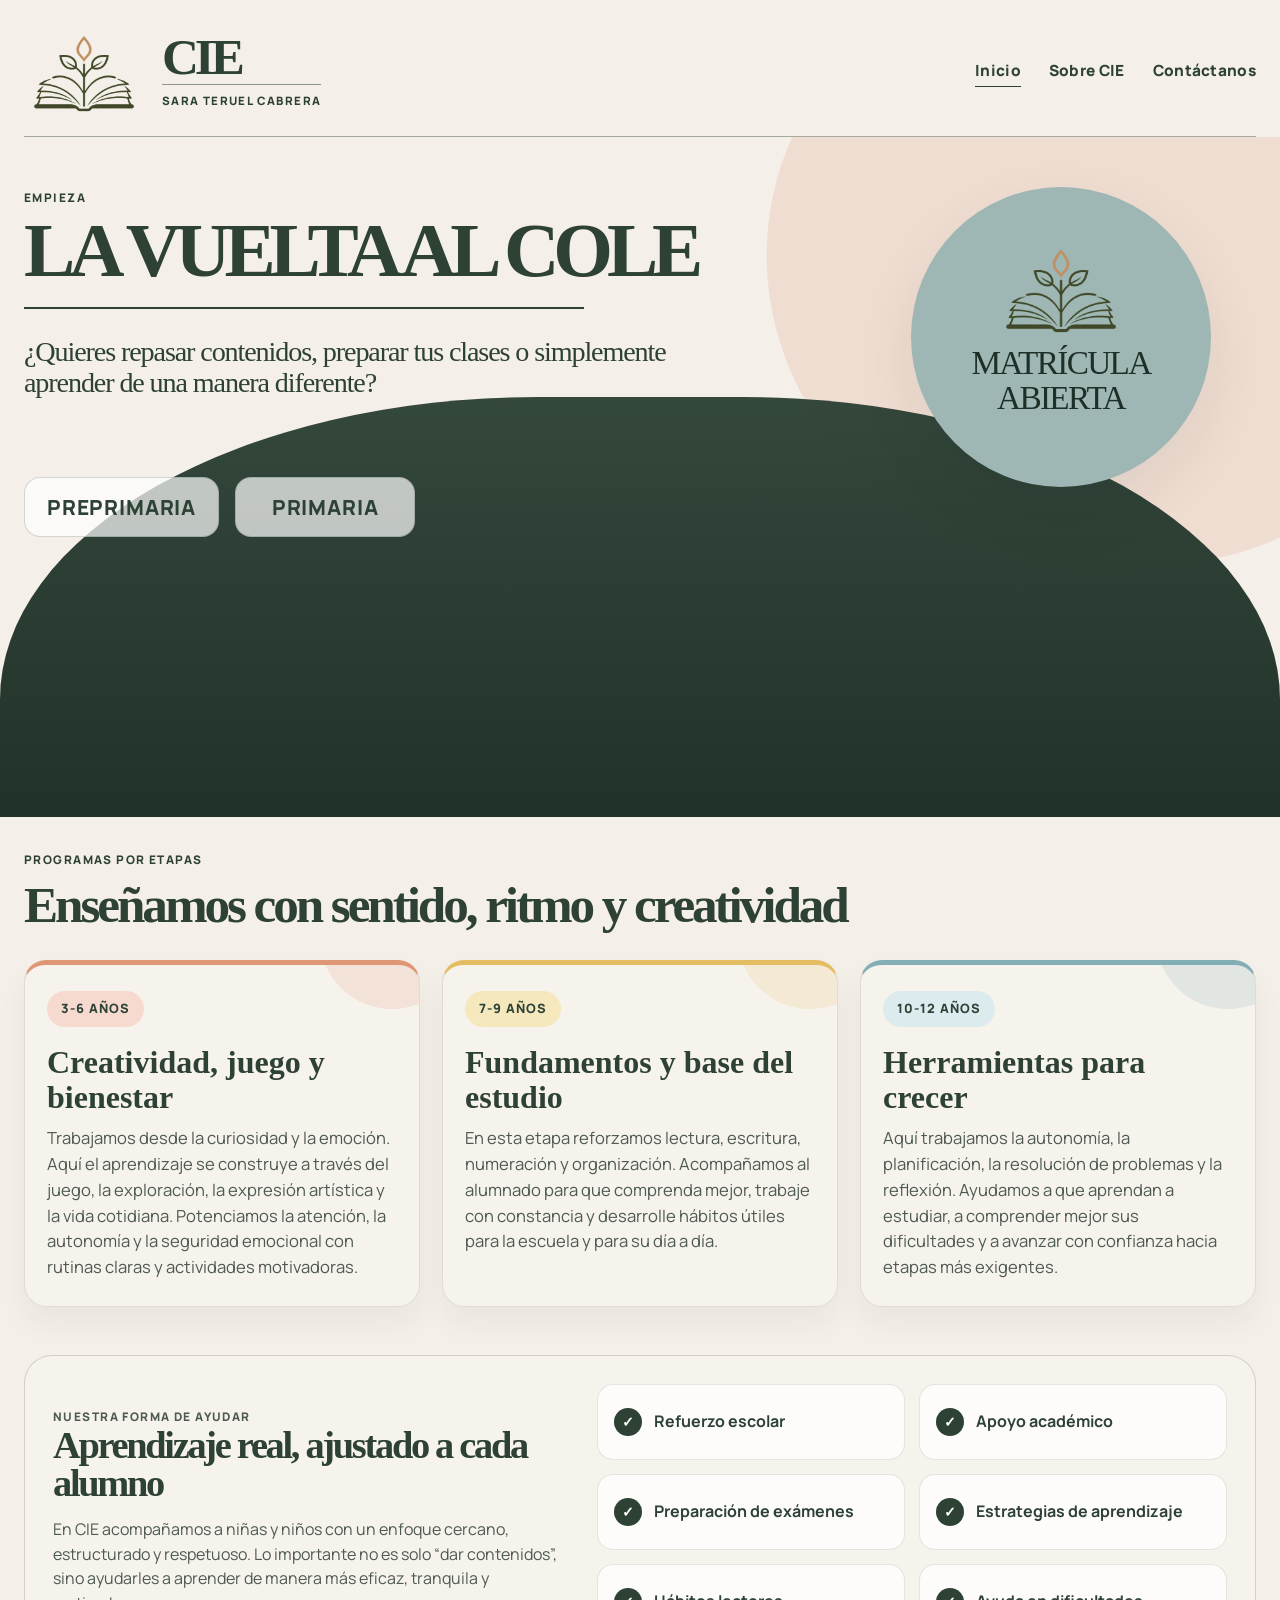
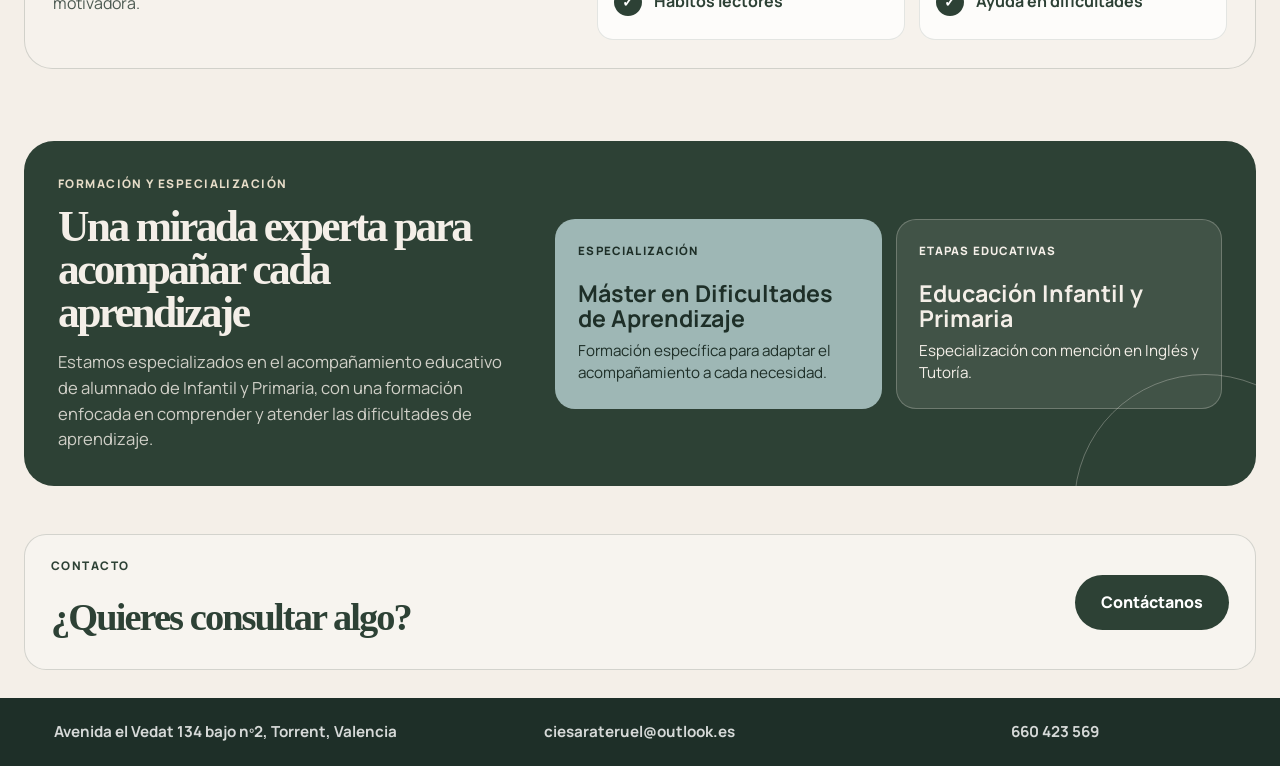
<file: index.html>
<!DOCTYPE html>
<html lang="es">
  <head>
    <meta charset="UTF-8" />
    <meta name="viewport" content="width=device-width, initial-scale=1.0" />
    <title>CIE Sara Teruel Cabrera | Inicio</title>
    <meta
      name="description"
      content="CIE Sara Teruel Cabrera. Centro de intervención educativa para niños de 3 a 12 años con apoyo personalizado y aprendizaje significativo."
    />
    <link rel="preconnect" href="https://fonts.googleapis.com" />
    <link rel="preconnect" href="https://fonts.gstatic.com" crossorigin />
    <link href="https://fonts.googleapis.com/css2?family=Manrope:wght@400;500;600;700;800&display=swap" rel="stylesheet" />
    <link rel="stylesheet" href="styles.css" />
  </head>
  <body>
    <div class="page-shell">
      <header class="site-header">
        <div class="container nav-wrap">
          <a href="index.html" class="brand" aria-label="Ir a Inicio: CIE Sara Teruel Cabrera">
            <div class="brand-mark" aria-hidden="true">
              <img class="brand-logo" src="Elementos/Imágenes/Logo Libro CIE.png" alt="" />
            </div>
            <div class="brand-copy">
              <span class="brand-name">CIE</span>
              <span class="brand-owner">Sara Teruel Cabrera</span>
            </div>
          </a>

          <nav class="main-nav" aria-label="Navegación principal">
            <a href="index.html" class="active">Inicio</a>
            <a href="sobre-cie.html">Sobre CIE</a>
            <a href="contacto.html">Contáctanos</a>
          </nav>
        </div>
      </header>

      <main>
        <section class="hero">
          <div class="container hero-layout">
            <div class="hero-content">
              <p class="eyebrow">Empieza</p>
              <h1>La vuelta al cole</h1>
              <div class="headline-line"></div>
              <p class="hero-text">
                ¿Quieres repasar contenidos, preparar tus clases o simplemente aprender de una
                manera diferente?
              </p>
              <div class="chip-row hero-chips">
                <span class="chip">Preprimaria</span>
                <span class="chip">Primaria</span>
              </div>
            </div>

            <div class="hero-badge">
              <a href="contacto.html" aria-label="Ir a contáctanos" style="display: inline-block; text-decoration: none;">
                <div class="badge-circle" style="cursor: pointer;">
                  <img class="badge-logo" src="Elementos/Imágenes/Logo Libro CIE.png" alt="" aria-hidden="true" />
                  <span>Matrícula<br />abierta</span>
                </div>
              </a>
            </div>
          </div>
          <div class="hero-wave"></div>
        </section>

        <section class="programs">
          <div class="container">
            <div class="section-heading">
              <p class="eyebrow eyebrow-dark">Programas por etapas</p>
              <h2>Enseñamos con sentido, ritmo y creatividad</h2>
            </div>

            <div class="age-grid">
              <article class="age-card creative">
                <span class="age-label">3-6 años</span>
                <h3>Creatividad, juego y bienestar</h3>
                <p>
                  Trabajamos desde la curiosidad y la emoción. Aquí el aprendizaje se construye
                  a través del juego, la exploración, la expresión artística y la vida cotidiana.
                  Potenciamos la atención, la autonomía y la seguridad emocional con rutinas claras
                  y actividades motivadoras.
                </p>
              </article>

              <article class="age-card numeric">
                <span class="age-label">7-9 años</span>
                <h3>Fundamentos y base del estudio</h3>
                <p>
                  En esta etapa reforzamos lectura, escritura, numeración y organización.
                  Acompañamos al alumnado para que comprenda mejor, trabaje con constancia y
                  desarrolle hábitos útiles para la escuela y para su día a día.
                </p>
              </article>

              <article class="age-card growth">
                <span class="age-label">10-12 años</span>
                <h3>Herramientas para crecer</h3>
                <p>
                  Aquí trabajamos la autonomía, la planificación, la resolución de problemas y la
                  reflexión. Ayudamos a que aprendan a estudiar, a comprender mejor sus dificultades
                  y a avanzar con confianza hacia etapas más exigentes.
                </p>
              </article>
            </div>
          </div>
        </section>

        <section class="strengths">
          <div class="container strengths-inner">
            <div class="strength-copy">
              <p class="eyebrow eyebrow-dark">Nuestra forma de ayudar</p>
              <h2>Aprendizaje real, ajustado a cada alumno</h2>
              <p>
                En CIE acompañamos a niñas y niños con un enfoque cercano, estructurado y respetuoso.
                Lo importante no es solo “dar contenidos”, sino ayudarles a aprender de manera más
                eficaz, tranquila y motivadora.
              </p>
            </div>

            <div class="strength-list">
              <div class="mini-card">
                <span class="mini-icon">✓</span>
                <span>Refuerzo escolar</span>
              </div>
              <div class="mini-card">
                <span class="mini-icon">✓</span>
                <span>Apoyo académico</span>
              </div>
              <div class="mini-card">
                <span class="mini-icon">✓</span>
                <span>Preparación de exámenes</span>
              </div>
              <div class="mini-card">
                <span class="mini-icon">✓</span>
                <span>Estrategias de aprendizaje</span>
              </div>
              <div class="mini-card">
                <span class="mini-icon">✓</span>
                <span>Hábitos lectores</span>
              </div>
              <div class="mini-card">
                <span class="mini-icon">✓</span>
                <span>Ayuda en dificultades</span>
              </div>
            </div>
          </div>
        </section>

        <section class="info-banner">
          <div class="container specialist-inner">
            <div class="specialist-intro">
              <p class="eyebrow eyebrow-dark">Formación y especialización</p>
              <h2>Una mirada experta para acompañar cada aprendizaje</h2>
              <p>
                Estamos especializados en el acompañamiento educativo de alumnado de Infantil y
                Primaria, con una formación enfocada en comprender y atender las dificultades de
                aprendizaje.
              </p>
            </div>
            <div class="specialist-credentials">
              <article class="credential-card credential-main">
                <span class="credential-kicker">Especialización</span>
                <h3>Máster en Dificultades de Aprendizaje</h3>
                <p>Formación específica para adaptar el acompañamiento a cada necesidad.</p>
              </article>
              <article class="credential-card">
                <span class="credential-kicker">Etapas educativas</span>
                <h3>Educación Infantil y Primaria</h3>
                <p>Especialización con mención en Inglés y Tutoría.</p>
              </article>
            </div>
          </div>
        </section>

        <section class="contact-cta">
          <div class="container contact-cta-inner">
            <div class="cta-box">
              <div>
                <p class="eyebrow eyebrow-dark">Contacto</p>
                <h3>¿Quieres consultar algo?</h3>
              </div>
              <a href="contacto.html" class="button primary">Contáctanos</a>
            </div>
          </div>
        </section>
      </main>

      <footer class="site-footer">
        <div class="container footer-inner">
          <div class="footer-item">Avenida el Vedat 134 bajo nº2, Torrent, Valencia</div>
          <div class="footer-item">ciesarateruel@outlook.es</div>
          <div class="footer-item">660 423 569</div>
        </div>
      </footer>
    </div>

    <script src="script.js"></script>
  </body>
</html>
</file>
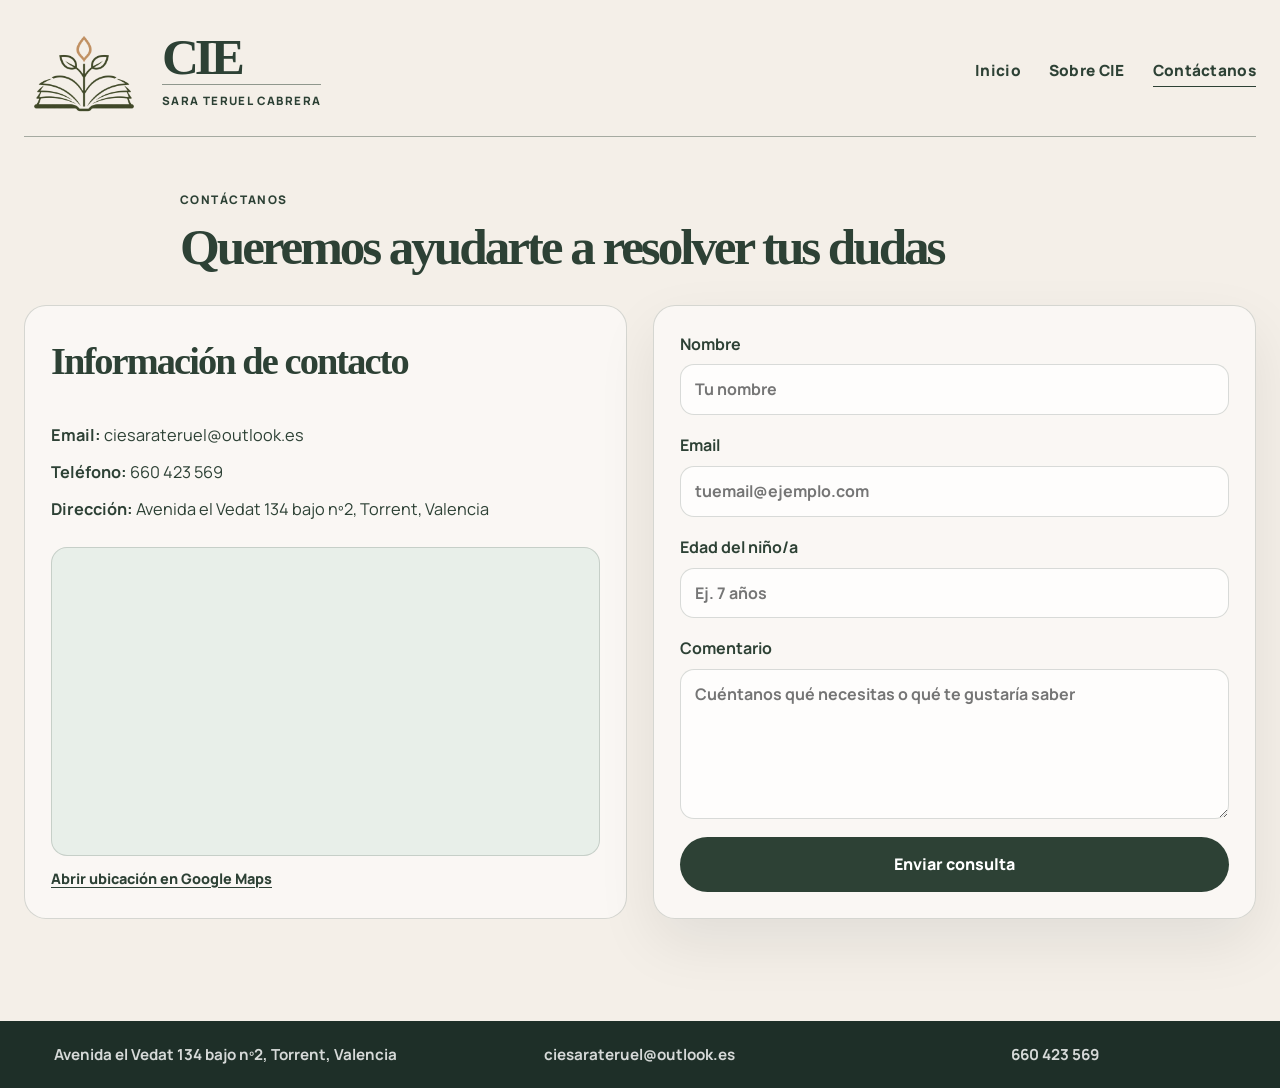
<file: contacto.html>
<!DOCTYPE html>
<html lang="es">
  <head>
    <meta charset="UTF-8" />
    <meta name="viewport" content="width=device-width, initial-scale=1.0" />
    <title>Contáctanos | CIE Sara Teruel Cabrera</title>
    <meta name="description" content="Contáctanos con CIE Sara Teruel Cabrera. Solicita información sobre apoyo escolar, refuerzo y atención a dificultades de aprendizaje." />
    <link rel="preconnect" href="https://fonts.googleapis.com" />
    <link rel="preconnect" href="https://fonts.gstatic.com" crossorigin />
    <link href="https://fonts.googleapis.com/css2?family=Manrope:wght@400;500;600;700;800&display=swap" rel="stylesheet" />
    <link rel="stylesheet" href="styles.css" />
  </head>
  <body>
    <div class="page-shell inner-page">
      <header class="site-header">
        <div class="container nav-wrap">
          <a href="index.html" class="brand" aria-label="Ir a Inicio: CIE Sara Teruel Cabrera">
            <div class="brand-mark" aria-hidden="true">
              <img class="brand-logo" src="Elementos/Imágenes/Logo Libro CIE.png" alt="" />
            </div>
            <div class="brand-copy">
              <span class="brand-name">CIE</span>
              <span class="brand-owner">Sara Teruel Cabrera</span>
            </div>
          </a>

          <nav class="main-nav" aria-label="Navegación principal">
            <a href="index.html">Inicio</a>
            <a href="sobre-cie.html">Sobre CIE</a>
            <a href="contacto.html" class="active">Contáctanos</a>
          </nav>
        </div>
      </header>

      <main class="content-page">
        <section class="page-hero simple-hero contact-hero">
          <div class="container narrow">
            <p class="eyebrow eyebrow-dark">Contáctanos</p>
            <h1>Queremos ayudarte a resolver tus dudas</h1>
          </div>
        </section>

        <section class="page-section contact-section">
          <div class="container contact-layout">
            <div class="contact-info-panel">
              <h2>Información de contacto</h2>
              <ul class="contact-list">
                <li><strong>Email:</strong> ciesarateruel@outlook.es</li>
                <li><strong>Teléfono:</strong> 660 423 569</li>
                <li><strong>Dirección:</strong> Avenida el Vedat 134 bajo nº2, Torrent, Valencia</li>
              </ul>
              <div class="map-embed">
                <iframe
                  src="https://www.google.com/maps?q=Avenida+el+Vedat+134+Torrent+Valencia&output=embed"
                  title="Localización de CIE Sara Teruel Cabrera en Google Maps"
                  loading="lazy"
                  referrerpolicy="no-referrer-when-downgrade"
                ></iframe>
              </div>
              <a
                class="map-link"
                href="https://www.google.com/maps/search/?api=1&query=Avenida+el+Vedat+134+Torrent+Valencia"
                target="_blank"
                rel="noopener noreferrer"
              >Abrir ubicación en Google Maps</a>
            </div>

            <form class="contact-form" action="https://formsubmit.co/ciesarateruel@outlook.es" method="POST">
              <input type="hidden" name="_subject" value="Nueva consulta desde la web CIE" />
              <input type="hidden" name="_captcha" value="false" />
              <label>
                Nombre
                <input type="text" name="nombre" placeholder="Tu nombre" required />
              </label>
              <label>
                Email
                <input type="email" name="email" placeholder="tuemail@ejemplo.com" required />
              </label>
              <label>
                Edad del niño/a
                <input type="text" name="edad" placeholder="Ej. 7 años" required />
              </label>
              <label>
                Comentario
                <textarea name="comentario" rows="5" placeholder="Cuéntanos qué necesitas o qué te gustaría saber" required></textarea>
              </label>
              <button type="submit" class="button primary">Enviar consulta</button>
            </form>
          </div>
        </section>
      </main>

      <footer class="site-footer">
        <div class="container footer-inner">
          <div class="footer-item">Avenida el Vedat 134 bajo nº2, Torrent, Valencia</div>
          <div class="footer-item">ciesarateruel@outlook.es</div>
          <div class="footer-item">660 423 569</div>
        </div>
      </footer>
    </div>
  </body>
</html>
</file>
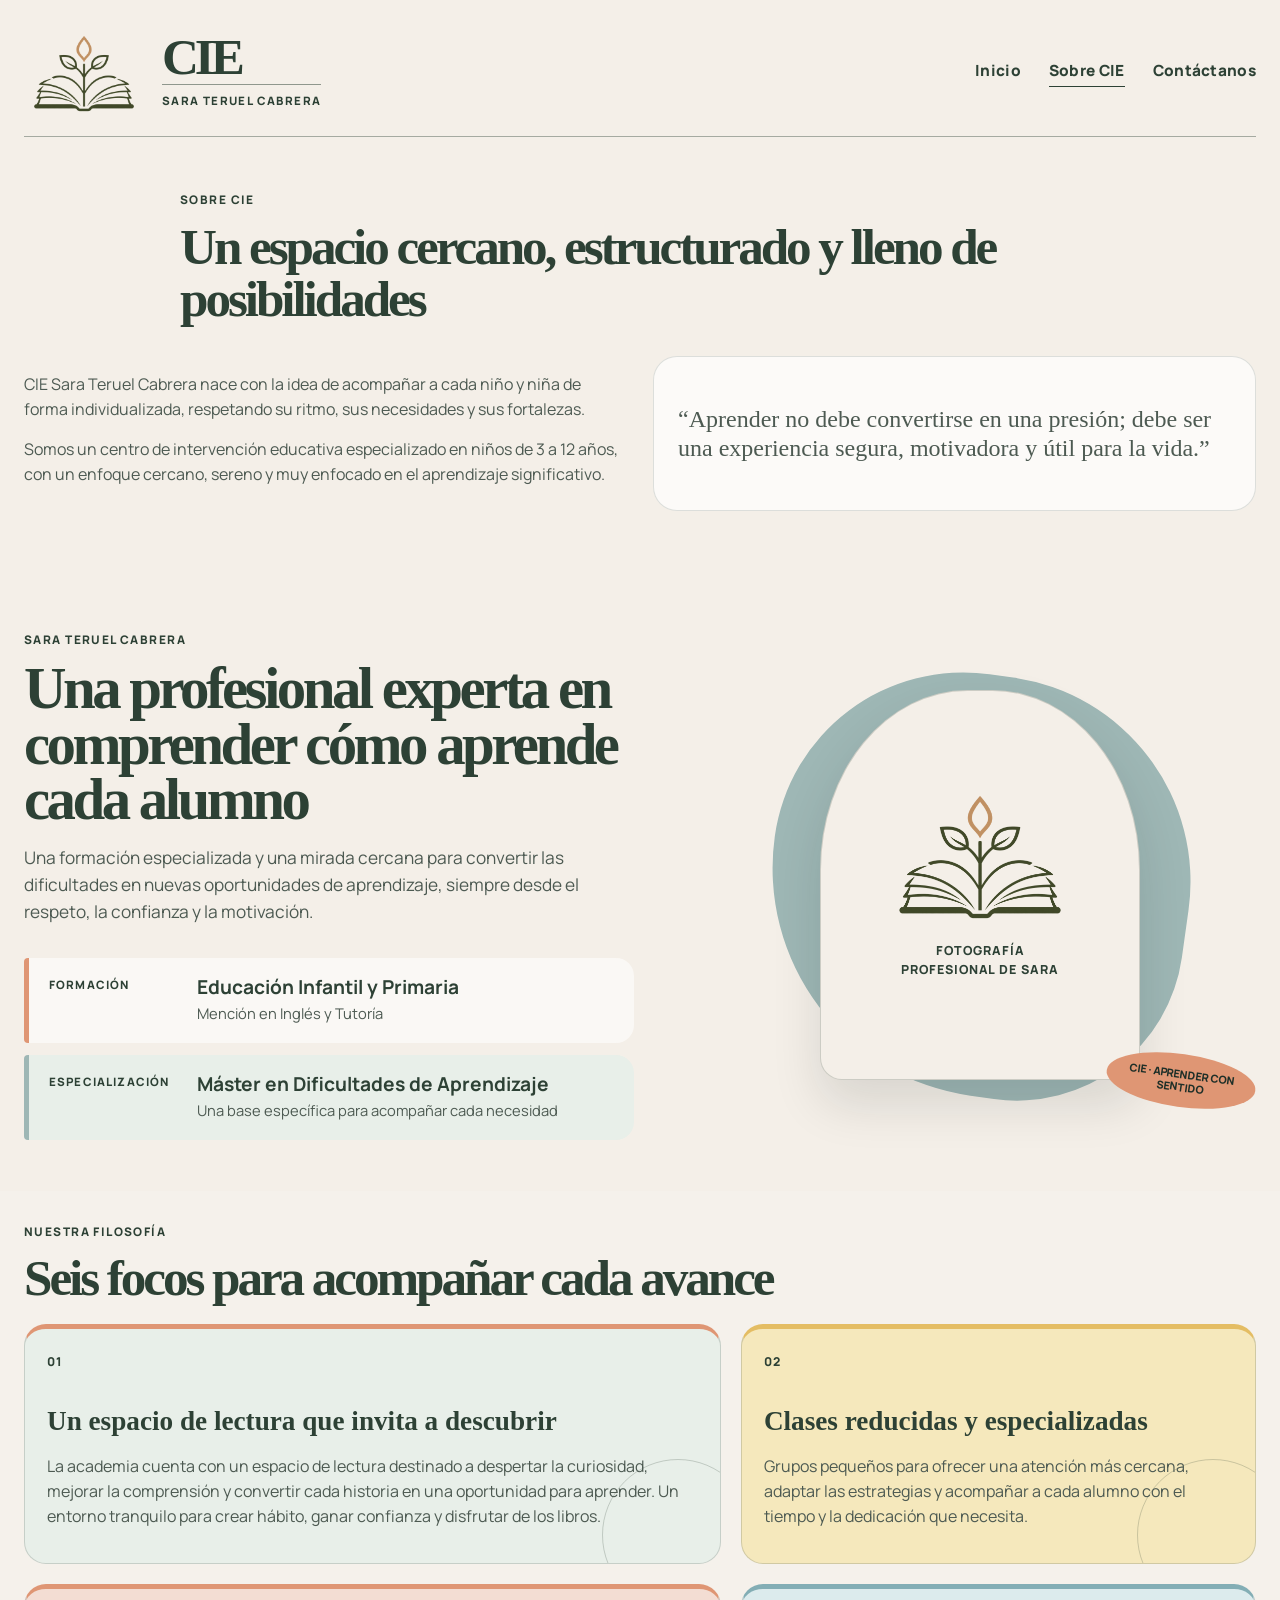
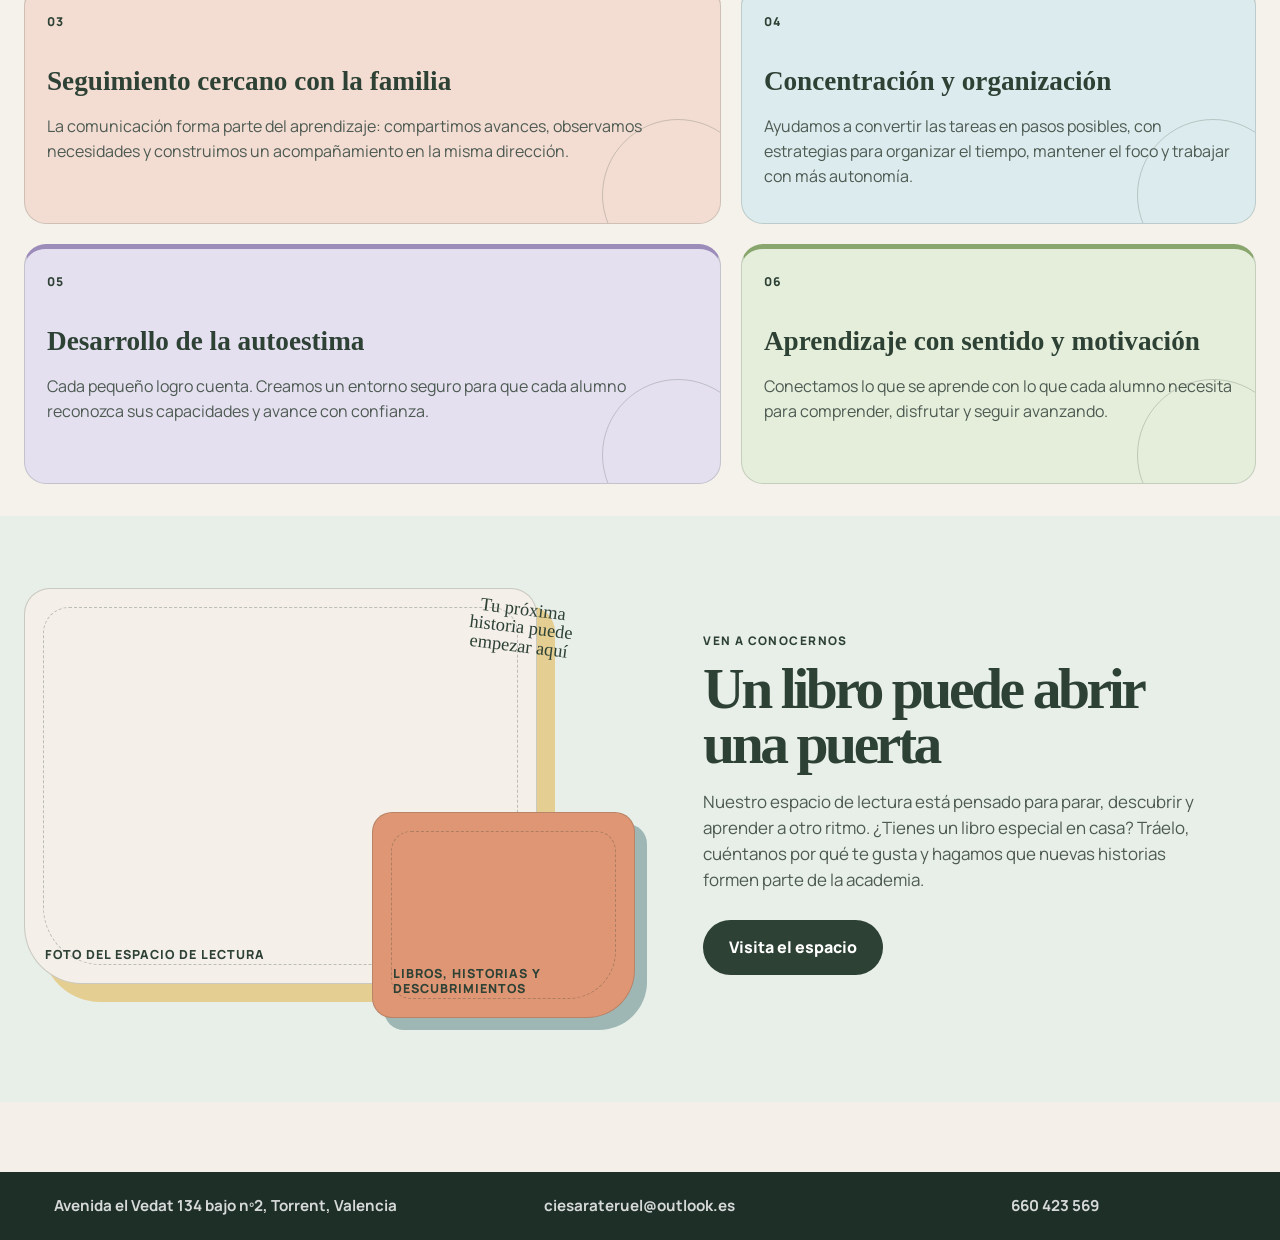
<file: sobre-cie.html>
<!DOCTYPE html>
<html lang="es">
  <head>
    <meta charset="UTF-8" />
    <meta name="viewport" content="width=device-width, initial-scale=1.0" />
    <title>Sobre CIE | Sara Teruel Cabrera</title>
    <meta name="description" content="Conoce CIE Sara Teruel Cabrera, centro de intervención educativa con atención individualizada y enfoques creativos para niños de 3 a 12 años." />
    <link rel="preconnect" href="https://fonts.googleapis.com" />
    <link rel="preconnect" href="https://fonts.gstatic.com" crossorigin />
    <link href="https://fonts.googleapis.com/css2?family=Manrope:wght@400;500;600;700;800&display=swap" rel="stylesheet" />
    <link rel="stylesheet" href="styles.css" />
  </head>
  <body>
    <div class="page-shell inner-page">
      <header class="site-header">
        <div class="container nav-wrap">
          <a href="index.html" class="brand" aria-label="Ir a Inicio: CIE Sara Teruel Cabrera">
            <div class="brand-mark" aria-hidden="true">
              <img class="brand-logo" src="Elementos/Imágenes/Logo Libro CIE.png" alt="" />
            </div>
            <div class="brand-copy">
              <span class="brand-name">CIE</span>
              <span class="brand-owner">Sara Teruel Cabrera</span>
            </div>
          </a>

          <nav class="main-nav" aria-label="Navegación principal">
            <a href="index.html">Inicio</a>
            <a href="sobre-cie.html" class="active">Sobre CIE</a>
            <a href="contacto.html">Contáctanos</a>
          </nav>
        </div>
      </header>

      <main class="content-page">
        <section class="page-hero simple-hero">
          <div class="container narrow">
            <p class="eyebrow eyebrow-dark">Sobre CIE</p>
            <h1>Un espacio cercano, estructurado y lleno de posibilidades</h1>
          </div>
        </section>

        <section class="page-section">
          <div class="container split-layout">
            <div>
              <p>
                CIE Sara Teruel Cabrera nace con la idea de acompañar a cada niño y niña de forma
                individualizada, respetando su ritmo, sus necesidades y sus fortalezas.
              </p>
              <p>
                Somos un centro de intervención educativa especializado en niños de 3 a 12 años, con un
                enfoque cercano, sereno y muy enfocado en el aprendizaje significativo.
              </p>
            </div>
            <div class="quote-box">
              <p>
                “Aprender no debe convertirse en una presión; debe ser una experiencia segura,
                motivadora y útil para la vida.”
              </p>
            </div>
          </div>
        </section>

        <section class="sara-profile">
          <div class="container profile-layout">
            <div class="profile-copy">
              <p class="eyebrow eyebrow-dark">SARA TERUEL CABRERA</p>
              <h2>Una profesional experta en comprender cómo aprende cada alumno</h2>
              <p>
                Una formación especializada y una mirada cercana para convertir las dificultades en
                nuevas oportunidades de aprendizaje, siempre desde el respeto, la confianza y la
                motivación.
              </p>

              <div class="milestones" aria-label="Formación y especialización de Sara Teruel Cabrera">
                <article class="milestone">
                  <span class="milestone-label">Formación</span>
                  <strong>Educación Infantil y Primaria</strong>
                  <span>Mención en Inglés y Tutoría</span>
                </article>
                <article class="milestone milestone-highlight">
                  <span class="milestone-label">Especialización</span>
                  <strong>Máster en Dificultades de Aprendizaje</strong>
                  <span>Una base específica para acompañar cada necesidad</span>
                </article>
              </div>
            </div>

            <div class="profile-visual" aria-label="Espacio reservado para una fotografía profesional de Sara">
              <div class="profile-photo-placeholder">
                <img src="Elementos/Imágenes/Logo Libro CIE.png" alt="" aria-hidden="true" />
                <span>Fotografía profesional de Sara</span>
              </div>
              <span class="profile-stamp">CIE · Aprender con sentido</span>
            </div>
          </div>
        </section>

        <section class="page-section muted-section">
          <div class="container">
            <div class="section-heading left-heading">
              <p class="eyebrow eyebrow-dark">Nuestra filosofía</p>
              <h2>Seis focos para acompañar cada avance</h2>
            </div>

            <div class="feature-grid">
              <article class="feature-card reading-card">
                <span class="feature-number">01</span>
                <h3>Un espacio de lectura que invita a descubrir</h3>
                <p>
                  La academia cuenta con un espacio de lectura destinado a despertar la curiosidad,
                  mejorar la comprensión y convertir cada historia en una oportunidad para aprender.
                  Un entorno tranquilo para crear hábito, ganar confianza y disfrutar de los libros.
                </p>
              </article>

              <article class="feature-card small-class-card">
                <span class="feature-number">02</span>
                <h3>Clases reducidas y especializadas</h3>
                <p>
                  Grupos pequeños para ofrecer una atención más cercana, adaptar las estrategias y
                  acompañar a cada alumno con el tiempo y la dedicación que necesita.
                </p>
              </article>
              <article class="feature-card family-card">
                <span class="feature-number">03</span>
                <h3>Seguimiento cercano con la familia</h3>
                <p>
                  La comunicación forma parte del aprendizaje: compartimos avances, observamos
                  necesidades y construimos un acompañamiento en la misma dirección.
                </p>
              </article>
              <article class="feature-card focus-card">
                <span class="feature-number">04</span>
                <h3>Concentración y organización</h3>
                <p>
                  Ayudamos a convertir las tareas en pasos posibles, con estrategias para organizar
                  el tiempo, mantener el foco y trabajar con más autonomía.
                </p>
              </article>
              <article class="feature-card confidence-card">
                <span class="feature-number">05</span>
                <h3>Desarrollo de la autoestima</h3>
                <p>
                  Cada pequeño logro cuenta. Creamos un entorno seguro para que cada alumno reconozca
                  sus capacidades y avance con confianza.
                </p>
              </article>
              <article class="feature-card meaningful-card">
                <span class="feature-number">06</span>
                <h3>Aprendizaje con sentido y motivación</h3>
                <p>
                  Conectamos lo que se aprende con lo que cada alumno necesita para comprender,
                  disfrutar y seguir avanzando.
                </p>
              </article>
            </div>
          </div>
        </section>

        <section class="reading-invitation">
          <div class="container reading-layout">
            <div class="reading-gallery" aria-label="Espacio reservado para fotografías del espacio de lectura">
              <div class="reading-photo reading-photo-main">
                <span>Foto del espacio de lectura</span>
              </div>
              <div class="reading-photo reading-photo-detail">
                <span>Libros, historias y descubrimientos</span>
              </div>
              <span class="reading-note">Tu próxima historia puede empezar aquí</span>
            </div>
            <div class="reading-copy">
              <p class="eyebrow eyebrow-dark">Ven a conocernos</p>
              <h2>Un libro puede abrir una puerta</h2>
              <p>
                Nuestro espacio de lectura está pensado para parar, descubrir y aprender a otro ritmo.
                ¿Tienes un libro especial en casa? Tráelo, cuéntanos por qué te gusta y hagamos que
                nuevas historias formen parte de la academia.
              </p>
              <a href="contacto.html" class="button primary">Visita el espacio</a>
            </div>
          </div>
        </section>
      </main>

      <footer class="site-footer">
        <div class="container footer-inner">
          <div class="footer-item">Avenida el Vedat 134 bajo nº2, Torrent, Valencia</div>
          <div class="footer-item">ciesarateruel@outlook.es</div>
          <div class="footer-item">660 423 569</div>
        </div>
      </footer>
    </div>
  </body>
</html>
</file>
<file: styles.css>
:root {
  --green: #2d4135;
  --green-deep: #1e2f28;
  --green-soft: #e8efe9;
  --badge-blue: #9eb7b5;
  --coral: #df9674;
  --sun: #e4bd63;
  --sky: #83aeb5;
  --beige: #f4efe8;
  --beige-deep: #e6dcc8;
  --white-soft: rgba(255, 255, 255, 0.72);
  --ink: #1d1f1d;
  --muted: #4d5a52;
  --line: rgba(45, 65, 53, 0.4);
  --shadow: 0 24px 60px rgba(15, 24, 21, 0.08);
}

* {
  box-sizing: border-box;
}

html {
  scroll-behavior: smooth;
}

body {
  margin: 0;
  background: var(--beige);
  color: var(--ink);
  font-family: "Manrope", sans-serif;
  line-height: 1.55;
}

a {
  color: inherit;
  text-decoration: none;
}

img,
svg {
  display: block;
  max-width: 100%;
}

.container {
  width: min(1280px, calc(100% - 48px));
  margin: 0 auto;
}

.page-shell {
  min-height: 100vh;
  background: var(--beige);
}

.site-header {
  padding-top: 28px;
}

.nav-wrap {
  display: flex;
  align-items: center;
  justify-content: space-between;
  gap: 22px;
  padding-bottom: 18px;
  border-bottom: 1px solid var(--line);
}

.brand {
  display: flex;
  align-items: center;
  gap: 18px;
  color: var(--green);
}

.brand-mark {
  width: 120px;
  height: 90px;
  color: var(--green);
}

.brand-logo {
  width: 100%;
  height: 100%;
  object-fit: contain;
}

.brand-copy {
  display: flex;
  flex-direction: column;
  align-items: flex-start;
}

.brand-name {
  font-family: Georgia, "Times New Roman", serif;
  font-size: clamp(3rem, 4vw, 6rem);
  line-height: 0.8;
  letter-spacing: -0.08em;
  font-weight: 700;
}

.brand-owner {
  margin-top: 6px;
  font-size: 0.72rem;
  letter-spacing: 0.12em;
  text-transform: uppercase;
  border-top: 1px solid rgba(45, 65, 53, 0.5);
  padding-top: 7px;
  font-weight: 800;
  color: var(--green);
}

.main-nav {
  display: flex;
  align-items: center;
  gap: 28px;
  font-size: 0.96rem;
  font-weight: 800;
  letter-spacing: 0.02em;
  color: var(--green);
}

.main-nav a {
  position: relative;
  padding-bottom: 4px;
}

.main-nav a::after {
  content: "";
  position: absolute;
  left: 0;
  bottom: 0;
  width: 100%;
  height: 1px;
  background: var(--green);
  transform: scaleX(0);
  transform-origin: left;
  transition: transform 0.2s ease;
}

.main-nav a:hover::after,
.main-nav a.active::after {
  transform: scaleX(1);
}

.hero {
  position: relative;
  padding: 50px 0 0;
  overflow: hidden;
}

.hero-layout {
  position: relative;
  z-index: 1;
  display: grid;
  grid-template-columns: 1.35fr 0.65fr;
  align-items: center;
  gap: 32px;
}

.eyebrow {
  margin: 0 0 12px;
  text-transform: uppercase;
  letter-spacing: 0.12em;
  font-size: 0.74rem;
  font-weight: 800;
  color: var(--green);
}

.eyebrow-dark {
  color: var(--green);
}

.hero-content h1 {
  margin: 0;
  color: var(--green);
  font-family: Georgia, "Times New Roman", serif;
  font-size: clamp(3.5rem, 6vw, 8.5rem);
  line-height: 0.82;
  letter-spacing: -0.08em;
  text-transform: uppercase;
  font-weight: 700;
}

.headline-line {
  max-width: 560px;
  height: 2px;
  background: var(--green);
  margin: 24px 0 28px;
}

.hero::before {
  content: "";
  position: absolute;
  top: -28%;
  right: -12%;
  width: 52%;
  height: 92%;
  background: rgba(223, 150, 116, 0.2);
  border-radius: 48% 0 42% 52%;
  transform: rotate(-9deg);
}

.hero-text {
  max-width: 660px;
  margin: 0;
  font-family: Georgia, "Times New Roman", serif;
  color: var(--green);
  font-size: clamp(1.6rem, 2.2vw, 3rem);
  line-height: 1.1;
  letter-spacing: -0.04em;
}

.chip-row {
  display: flex;
  flex-wrap: wrap;
  gap: 16px;
  margin-top: 22px;
}

.hero-chips {
  position: relative;
  z-index: 3;
  margin-top: 26px;
  transform: translateY(52px);
}

.chip {
  display: inline-flex;
  align-items: center;
  justify-content: center;
  min-width: 180px;
  min-height: 60px;
  padding: 12px 22px;
  border-radius: 16px;
  background: rgba(255, 255, 255, 0.7);
  border: 1px solid rgba(45, 65, 53, 0.2);
  color: var(--green);
  font-size: 1.3rem;
  font-weight: 800;
  letter-spacing: 0.04em;
  text-transform: uppercase;
}

.hero-badge {
  display: flex;
  justify-content: center;
}

.badge-circle {
  width: 300px;
  height: 300px;
  border-radius: 50%;
  background: var(--badge-blue);
  display: flex;
  flex-direction: column;
  justify-content: center;
  align-items: center;
  text-align: center;
  color: var(--green-deep);
  box-shadow: var(--shadow);
}

.badge-logo {
  width: 132px;
  height: 88px;
  object-fit: contain;
  transform: translateY(-16px);
}

.badge-circle span {
  font-family: Georgia, "Times New Roman", serif;
  font-size: clamp(2rem, 2.6vw, 3rem);
  line-height: 1.05;
  letter-spacing: -0.05em;
  text-transform: uppercase;
  display: block;
  margin-top: -8px;
  transform: translateY(4px);
}

.hero-wave {
  position: relative;
  height: 420px;
  margin-top: -90px;
  background: linear-gradient(180deg, rgba(45, 65, 53, 0.96), rgba(29, 46, 37, 0.98));
  border-top-left-radius: 42% 72%;
  border-top-right-radius: 42% 72%;
  overflow: hidden;
}

.programs {
  padding-top: 34px;
}

.section-heading {
  margin-bottom: 30px;
}

.section-heading h2 {
  margin: 0;
  color: var(--green);
  font-family: Georgia, "Times New Roman", serif;
  font-size: clamp(2.4rem, 4vw, 5rem);
  letter-spacing: -0.06em;
  line-height: 0.95;
}

.age-grid {
  display: grid;
  grid-template-columns: repeat(3, minmax(0, 1fr));
  gap: 22px;
}

.age-card {
  --card-accent: var(--coral);
  position: relative;
  overflow: hidden;
  background: rgba(255, 255, 255, 0.18);
  border: 1px solid rgba(45, 65, 53, 0.12);
  border-top: 5px solid var(--card-accent);
  border-radius: 22px;
  padding: 26px 22px;
  box-shadow: 0 16px 30px rgba(38, 54, 45, 0.05);
}

.age-card::after {
  content: "";
  position: absolute;
  top: -30px;
  right: -20px;
  width: 108px;
  height: 78px;
  background: var(--card-accent);
  opacity: 0.18;
  border-radius: 0 0 0 72px;
  transform: rotate(-18deg);
}

.age-card > * {
  position: relative;
  z-index: 1;
}

.age-card.numeric {
  --card-accent: var(--sun);
}

.age-card.growth {
  --card-accent: var(--sky);
}

.age-label {
  display: inline-flex;
  align-items: center;
  justify-content: center;
  min-height: 34px;
  padding: 8px 14px;
  background: rgba(45, 65, 53, 0.08);
  border-radius: 999px;
  font-size: 0.8rem;
  font-weight: 800;
  letter-spacing: 0.08em;
  text-transform: uppercase;
  color: var(--green);
}

.age-card.creative .age-label {
  background: #f6dacf;
}

.age-card.numeric .age-label {
  background: #f5e8bc;
}

.age-card.growth .age-label {
  background: #dcebed;
}

.age-card h3 {
  margin: 18px 0 10px;
  font-size: 2rem;
  line-height: 1.1;
  color: var(--green);
  font-family: Georgia, "Times New Roman", serif;
}

.age-card p {
  margin: 0;
  color: var(--muted);
  font-size: 1.04rem;
}

.strengths {
  padding: 48px 0 18px;
}

.strengths-inner {
  display: grid;
  grid-template-columns: 0.9fr 1.1fr;
  gap: 28px;
  align-items: center;
  background: rgba(255, 255, 255, 0.18);
  border: 1px solid rgba(45, 65, 53, 0.18);
  border-radius: 28px;
  padding: 28px;
}

.strength-copy h2 {
  margin: 0 0 14px;
  font-family: Georgia, "Times New Roman", serif;
  color: var(--green);
  font-size: clamp(2.1rem, 3vw, 4rem);
  letter-spacing: -0.06em;
  line-height: 1;
}

.strength-copy p {
  color: var(--muted);
  margin: 0;
}

.strength-list {
  display: grid;
  grid-template-columns: repeat(2, minmax(0, 1fr));
  gap: 14px;
}

.mini-card {
  display: flex;
  align-items: center;
  gap: 12px;
  min-height: 76px;
  padding: 14px 16px;
  border-radius: 16px;
  background: rgba(255, 255, 255, 0.75);
  border: 1px solid rgba(45, 65, 53, 0.12);
  color: var(--green);
  font-weight: 700;
}

.mini-icon {
  display: inline-flex;
  align-items: center;
  justify-content: center;
  width: 28px;
  height: 28px;
  border-radius: 50%;
  background: var(--green);
  color: white;
  font-size: 0.9rem;
}

.info-banner {
  padding: 54px 0 10px;
}

.specialist-inner {
  display: grid;
  grid-template-columns: 0.82fr 1.18fr;
  gap: 34px;
  align-items: center;
  padding: 34px;
  border-radius: 30px;
  background: var(--green);
  color: var(--beige);
  overflow: hidden;
  position: relative;
}

.specialist-inner::after {
  content: "";
  position: absolute;
  width: 260px;
  height: 260px;
  right: -80px;
  bottom: -150px;
  border: 1px solid rgba(244, 239, 232, 0.3);
  border-radius: 50%;
}

.specialist-intro,
.specialist-credentials {
  position: relative;
  z-index: 1;
}

.specialist-intro .eyebrow {
  color: var(--beige-deep);
}

.specialist-intro h2 {
  margin: 0 0 16px;
  color: var(--beige);
  font-family: Georgia, "Times New Roman", serif;
  font-size: clamp(2.2rem, 3.4vw, 4.2rem);
  line-height: 0.98;
  letter-spacing: -0.06em;
}

.specialist-intro > p:last-child {
  margin: 0;
  color: rgba(244, 239, 232, 0.82);
  font-size: 1.04rem;
}

.specialist-credentials {
  display: grid;
  grid-template-columns: repeat(2, minmax(0, 1fr));
  gap: 14px;
}

.credential-card {
  min-height: 190px;
  padding: 22px;
  border: 1px solid rgba(244, 239, 232, 0.25);
  border-radius: 20px;
  background: rgba(244, 239, 232, 0.1);
}

.credential-main {
  background: var(--badge-blue);
  border-color: transparent;
  color: var(--green-deep);
}

.credential-kicker {
  display: block;
  margin-bottom: 22px;
  font-size: 0.72rem;
  font-weight: 800;
  letter-spacing: 0.1em;
  text-transform: uppercase;
}

.credential-card h3 {
  margin: 0 0 10px;
  font-size: 1.45rem;
  line-height: 1.05;
}

.credential-card p {
  margin: 0;
  font-size: 0.95rem;
  line-height: 1.45;
}

.info-panel {
  display: flex;
  align-items: center;
  gap: 18px;
  min-height: 110px;
  background: rgba(255, 255, 255, 0.26);
  border: 1px solid rgba(45, 65, 53, 0.16);
  border-radius: 18px;
  padding: 18px 20px;
  color: var(--green);
}

.info-icon {
  display: inline-flex;
  align-items: center;
  justify-content: center;
  width: 52px;
  height: 52px;
  border-radius: 50%;
  background: var(--green);
  color: white;
  font-size: 1.4rem;
}

.info-panel p {
  margin: 0;
  color: var(--green);
  font-size: 1.08rem;
  font-weight: 700;
}

.contact-cta {
  padding: 38px 0 28px;
}

.cta-box {
  display: flex;
  align-items: center;
  justify-content: space-between;
  gap: 20px;
  background: rgba(255, 255, 255, 0.32);
  border: 1px solid rgba(45, 65, 53, 0.18);
  border-radius: 22px;
  padding: 22px 26px;
}

.cta-box h3 {
  margin: 0;
  color: var(--green);
  font-family: Georgia, "Times New Roman", serif;
  font-size: clamp(2rem, 3vw, 3rem);
  letter-spacing: -0.05em;
}

.button,
button {
  display: inline-flex;
  align-items: center;
  justify-content: center;
  border: none;
  border-radius: 999px;
  padding: 15px 26px;
  background: var(--green);
  color: white;
  font: inherit;
  font-weight: 800;
  cursor: pointer;
  transition: transform 0.2s ease, box-shadow 0.2s ease;
}

.button:hover,
button:hover {
  transform: translateY(-1px);
  box-shadow: 0 12px 22px rgba(45, 65, 53, 0.16);
}

.site-footer {
  background: var(--green-deep);
  color: rgba(255, 255, 255, 0.82);
  padding: 22px 0;
}

.footer-inner {
  display: grid;
  grid-template-columns: repeat(3, minmax(0, 1fr));
  gap: 12px;
  text-align: center;
}

.footer-item {
  font-size: 0.95rem;
  font-weight: 700;
}

.content-page {
  padding: 42px 0 70px;
}

.narrow {
  max-width: 920px;
}

.simple-hero {
  padding-top: 12px;
}

.page-hero h1 {
  margin: 0;
  color: var(--green);
  font-family: Georgia, "Times New Roman", serif;
  font-size: clamp(2.7rem, 4vw, 5rem);
  letter-spacing: -0.06em;
  line-height: 1;
}

.page-section {
  padding: 32px 0;
}

.muted-section {
  background: rgba(255, 255, 255, 0.12);
}

.split-layout,
.two-column,
.contact-layout {
  display: grid;
  grid-template-columns: 1fr 1fr;
  gap: 26px;
  align-items: start;
}

.contact-layout {
  align-items: stretch;
}

.split-layout p,
.two-column p,
.contact-info-panel p,
.feature-card p,
.contact-list {
  color: var(--muted);
}

.quote-box {
  background: rgba(255, 255, 255, 0.7);
  border: 1px solid rgba(45, 65, 53, 0.15);
  border-radius: 24px;
  padding: 24px;
  color: var(--green);
  font-family: Georgia, "Times New Roman", serif;
  font-size: 1.5rem;
  line-height: 1.2;
}

.left-heading {
  margin-bottom: 22px;
}

.feature-grid {
  display: grid;
  grid-template-columns: 1.15fr 0.85fr;
  gap: 20px;
}

.feature-card {
  position: relative;
  overflow: hidden;
  min-height: 240px;
  background: rgba(255, 255, 255, 0.4);
  border: 1px solid rgba(45, 65, 53, 0.18);
  border-radius: 22px;
  padding: 24px 22px;
}

.feature-card::after {
  content: "";
  position: absolute;
  right: -34px;
  bottom: -48px;
  width: 150px;
  height: 150px;
  border: 1px solid rgba(45, 65, 53, 0.22);
  border-radius: 50%;
}

.reading-card {
  background: var(--green-soft);
  border-top: 5px solid var(--coral);
}

.small-class-card {
  background: #f5e8bc;
  border-top: 5px solid var(--sun);
}

.family-card {
  background: #f3ddd3;
  border-top: 5px solid var(--coral);
}

.focus-card {
  background: #dcebed;
  border-top: 5px solid var(--sky);
}

.confidence-card {
  background: #e5e0f0;
  border-top: 5px solid #9b8cb9;
}

.meaningful-card {
  background: #e5eedb;
  border-top: 5px solid #88a66d;
}

.sara-profile {
  padding: 82px 0 46px;
  background: var(--beige);
}

.profile-layout {
  display: grid;
  grid-template-columns: 1.05fr 0.95fr;
  gap: 70px;
  align-items: center;
}

.profile-copy h2 {
  max-width: 720px;
  margin: 0 0 18px;
  color: var(--green);
  font-family: Georgia, "Times New Roman", serif;
  font-size: clamp(2.6rem, 4.6vw, 5.6rem);
  line-height: 0.94;
  letter-spacing: -0.06em;
}

.profile-copy > p:not(.eyebrow) {
  max-width: 620px;
  margin: 0;
  color: var(--muted);
  font-size: 1.08rem;
}

.milestones {
  display: grid;
  gap: 12px;
  margin-top: 32px;
}

.milestone {
  display: grid;
  grid-template-columns: 130px 1fr;
  gap: 4px 18px;
  padding: 18px 20px;
  border-left: 5px solid var(--coral);
  border-radius: 4px 18px 18px 4px;
  background: rgba(255, 255, 255, 0.56);
}

.milestone-highlight {
  border-left-color: var(--badge-blue);
  background: var(--green-soft);
}

.milestone-label {
  grid-row: span 2;
  align-self: start;
  color: var(--green);
  font-size: 0.72rem;
  font-weight: 800;
  letter-spacing: 0.1em;
  text-transform: uppercase;
}

.milestone strong {
  color: var(--green);
  font-size: 1.2rem;
  line-height: 1.15;
}

.milestone > span:last-child {
  color: var(--muted);
  font-size: 0.92rem;
}

.profile-visual {
  position: relative;
  min-height: 520px;
  display: grid;
  place-items: center;
}

.profile-visual::before {
  content: "";
  position: absolute;
  width: min(100%, 420px);
  aspect-ratio: 1;
  border-radius: 48% 52% 42% 58%;
  background: var(--badge-blue);
  transform: rotate(8deg);
}

.profile-photo-placeholder {
  position: relative;
  z-index: 1;
  width: min(82%, 320px);
  aspect-ratio: 0.82;
  display: flex;
  flex-direction: column;
  align-items: center;
  justify-content: center;
  gap: 20px;
  padding: 24px;
  border: 1px solid rgba(45, 65, 53, 0.2);
  border-radius: 46% 46% 22px 22px;
  background: var(--beige);
  box-shadow: 0 24px 50px rgba(15, 24, 21, 0.12);
  text-align: center;
}

.profile-photo-placeholder img {
  width: 72%;
  height: auto;
}

.profile-photo-placeholder span {
  max-width: 160px;
  color: var(--green);
  font-size: 0.78rem;
  font-weight: 800;
  letter-spacing: 0.08em;
  text-transform: uppercase;
}

.profile-stamp {
  position: absolute;
  right: 0;
  bottom: 38px;
  z-index: 2;
  max-width: 150px;
  padding: 14px;
  border-radius: 50%;
  background: var(--coral);
  color: var(--green-deep);
  font-size: 0.68rem;
  font-weight: 800;
  line-height: 1.15;
  text-align: center;
  text-transform: uppercase;
  transform: rotate(8deg);
}

.reading-invitation {
  padding: 72px 0 84px;
  background: var(--green-soft);
}

.reading-layout {
  display: grid;
  grid-template-columns: 1.05fr 0.95fr;
  gap: 68px;
  align-items: center;
}

.reading-gallery {
  position: relative;
  min-height: 430px;
}

.reading-photo {
  position: absolute;
  display: flex;
  align-items: flex-end;
  padding: 20px;
  border: 1px solid rgba(45, 65, 53, 0.22);
  color: var(--green);
  font-size: 0.78rem;
  font-weight: 800;
  letter-spacing: 0.08em;
  line-height: 1.2;
  text-transform: uppercase;
}

.reading-photo-main {
  inset: 0 16% 8% 0;
  border-radius: 26px 26px 26px 58px;
  background: var(--beige);
  box-shadow: 18px 18px 0 rgba(228, 189, 99, 0.65);
}

.reading-photo-main::before,
.reading-photo-detail::before {
  content: "";
  position: absolute;
  inset: 18px;
  border: 1px dashed rgba(45, 65, 53, 0.28);
  border-radius: inherit;
}

.reading-photo-detail {
  right: 0;
  bottom: 0;
  width: 43%;
  height: 48%;
  border-radius: 20px 20px 48px 20px;
  background: var(--coral);
  box-shadow: 12px 12px 0 var(--badge-blue);
}

.reading-note {
  position: absolute;
  top: 12px;
  right: 8%;
  max-width: 130px;
  color: var(--green);
  font-family: Georgia, "Times New Roman", serif;
  font-size: 1.15rem;
  line-height: 1;
  text-align: center;
  transform: rotate(7deg);
}

.reading-copy h2 {
  max-width: 520px;
  margin: 0 0 18px;
  color: var(--green);
  font-family: Georgia, "Times New Roman", serif;
  font-size: clamp(2.7rem, 4.5vw, 5.5rem);
  line-height: 0.94;
  letter-spacing: -0.06em;
}

.reading-copy > p:not(.eyebrow) {
  max-width: 520px;
  margin: 0 0 26px;
  color: var(--muted);
  font-size: 1.06rem;
}

.feature-number {
  position: relative;
  z-index: 1;
  display: block;
  margin-bottom: 28px;
  color: var(--green);
  font-size: 0.76rem;
  font-weight: 800;
  letter-spacing: 0.12em;
}

.feature-card h3,
.feature-card p {
  position: relative;
  z-index: 1;
}

.feature-card h3 {
  color: var(--green);
  margin: 0 0 12px;
  font-size: 1.7rem;
  font-family: Georgia, "Times New Roman", serif;
}

.feature-card p {
  margin: 0;
}

.check-list {
  list-style: none;
  padding: 0;
  margin: 0;
  display: grid;
  gap: 14px;
  color: var(--green);
  font-weight: 800;
}

.check-list li {
  position: relative;
  padding-left: 28px;
}

.check-list li::before {
  content: "✓";
  position: absolute;
  left: 0;
  top: 0;
  color: var(--green);
}

.contact-info-panel,
.contact-form {
  background: rgba(255, 255, 255, 0.5);
  border: 1px solid rgba(45, 65, 53, 0.18);
  border-radius: 22px;
  padding: 26px;
}

.contact-info-panel h2 {
  margin-top: 0;
  color: var(--green);
  font-family: Georgia, "Times New Roman", serif;
  font-size: clamp(2rem, 3vw, 3rem);
  letter-spacing: -0.05em;
}

.contact-list {
  list-style: none;
  padding: 0;
  margin: 18px 0 0;
  display: grid;
  gap: 12px;
}

.contact-list li {
  color: var(--green);
  font-size: 1.02rem;
}

.map-embed {
  margin-top: 24px;
  overflow: hidden;
  border-radius: 16px;
  border: 1px solid rgba(45, 65, 53, 0.18);
  background: var(--green-soft);
  aspect-ratio: 16 / 9;
}

.map-embed iframe {
  width: 100%;
  height: 100%;
  border: 0;
}

.map-link {
  display: inline-flex;
  margin-top: 12px;
  color: var(--green);
  font-size: 0.9rem;
  font-weight: 800;
  text-decoration: underline;
  text-underline-offset: 3px;
}

.contact-form {
  display: grid;
  gap: 18px;
  box-shadow: var(--shadow);
}

.contact-form label {
  display: grid;
  gap: 8px;
  color: var(--green);
  font-weight: 700;
}

.contact-form input,
.contact-form textarea {
  width: 100%;
  border: 1px solid rgba(45, 65, 53, 0.18);
  border-radius: 14px;
  padding: 12px 14px;
  background: rgba(255, 255, 255, 0.7);
  color: var(--ink);
  font: inherit;
}

.contact-form input:focus,
.contact-form textarea:focus {
  outline: 2px solid rgba(45, 65, 53, 0.14);
  border-color: var(--green);
}

@media (max-width: 980px) {
  .nav-wrap,
  .hero-layout,
  .strengths-inner,
  .info-banner-inner,
  .specialist-inner,
  .split-layout,
  .two-column,
  .contact-layout,
  .feature-grid,
  .profile-layout,
  .reading-layout,
  .age-grid {
    grid-template-columns: 1fr;
    display: grid;
  }

  .nav-wrap {
    align-items: center;
    justify-content: center;
    text-align: center;
  }

  .brand {
    flex-direction: column;
    align-items: center;
    text-align: center;
  }

  .brand-copy {
    align-items: center;
  }

  .main-nav {
    justify-content: center;
    flex-wrap: wrap;
  }

  .cta-box {
    flex-direction: column;
    align-items: flex-start;
  }

  .footer-inner {
    grid-template-columns: 1fr;
  }
}

@media (max-width: 620px) {
  .container {
    width: min(100% - 28px, 1280px);
  }

  .brand {
    gap: 12px;
  }

  .brand-mark {
    width: 88px;
    height: 72px;
  }

  .main-nav {
    gap: 12px 18px;
    font-size: 0.82rem;
  }

  .hero-content h1 {
    font-size: 3.8rem;
  }

  .hero-text {
    font-size: 1.55rem;
  }

  .chip {
    min-width: 150px;
    font-size: 1.1rem;
  }

  .hero-chips {
    transform: translateY(36px);
  }

  .badge-circle {
    width: 220px;
    height: 220px;
  }

  .specialist-inner {
    padding: 24px;
  }

  .specialist-credentials {
    grid-template-columns: 1fr;
  }

  .profile-visual {
    min-height: 390px;
  }

  .reading-gallery {
    min-height: 350px;
  }

  .milestone {
    grid-template-columns: 1fr;
    gap: 6px;
  }

  .milestone-label {
    grid-row: auto;
  }

  .section-heading h2,
  .strength-copy h2,
  .page-hero h1,
  .cta-box h3 {
    font-size: 2.2rem;
  }
}
</file>
